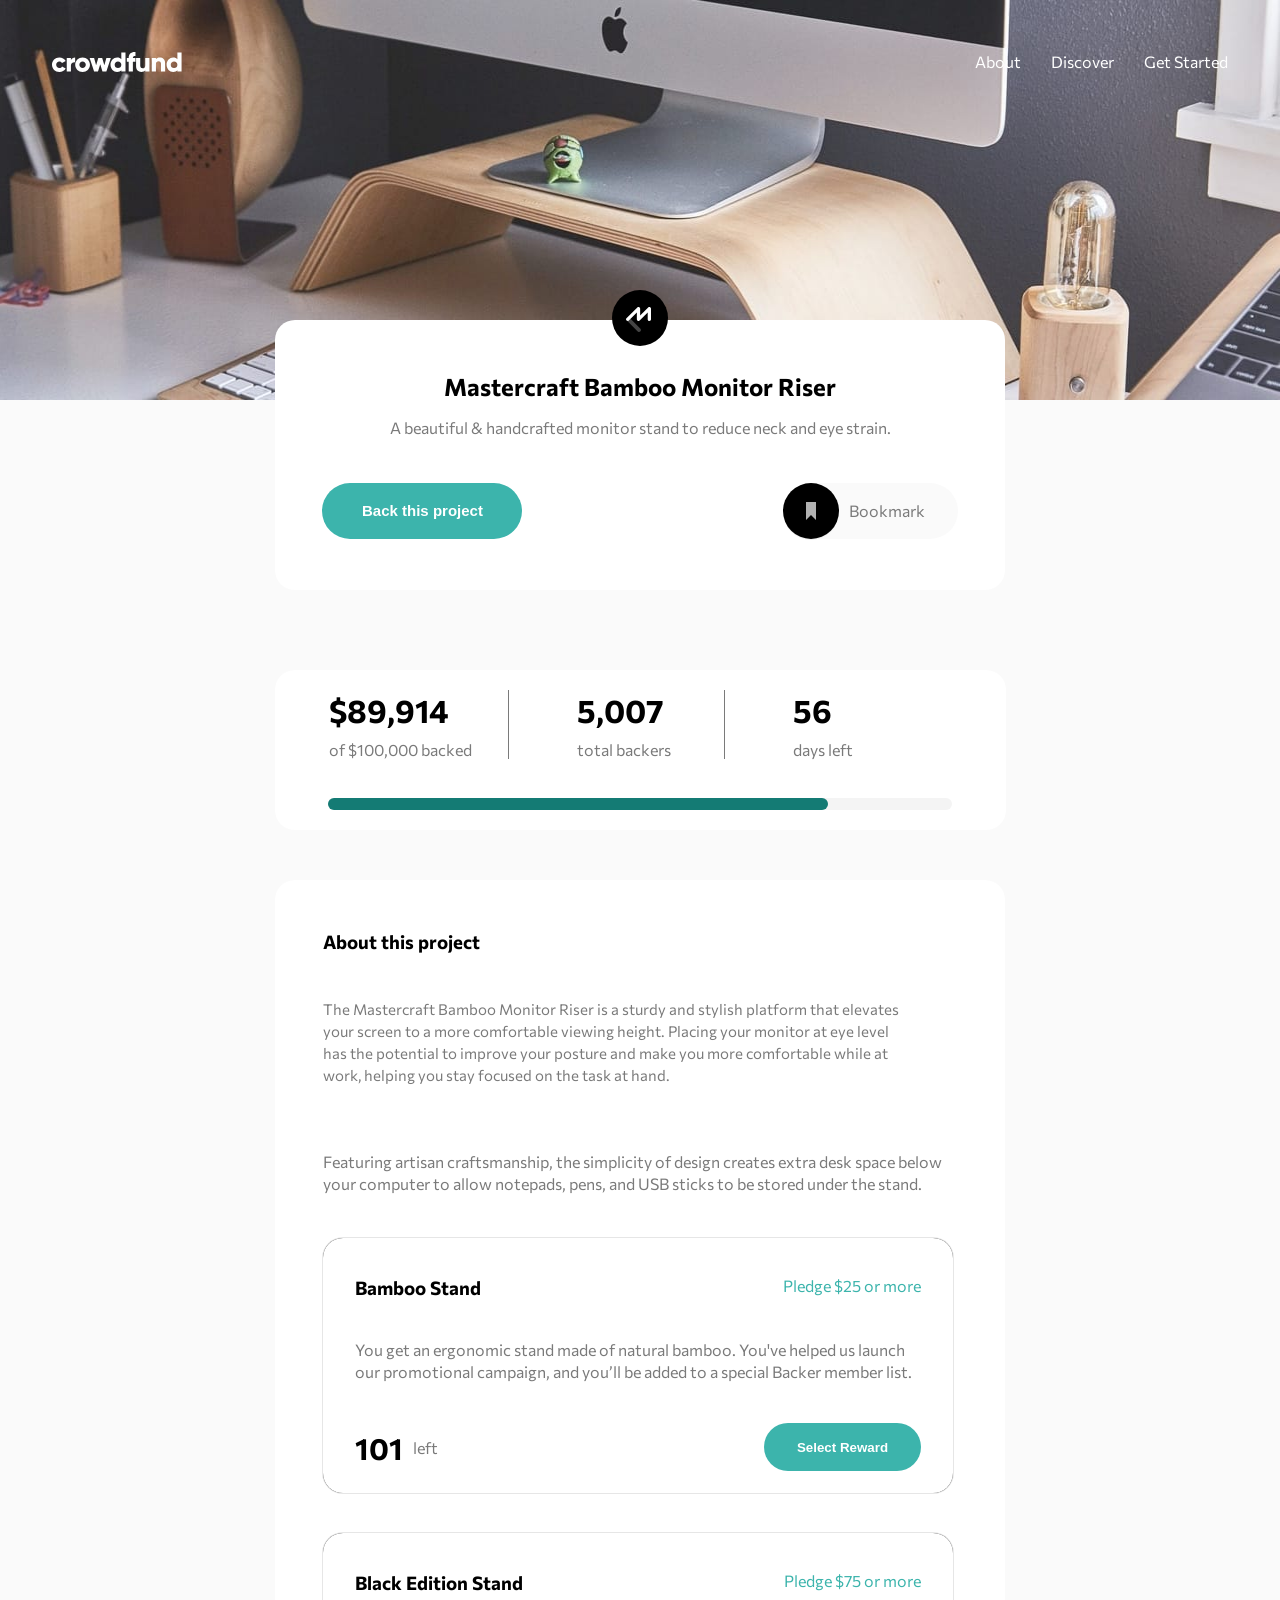
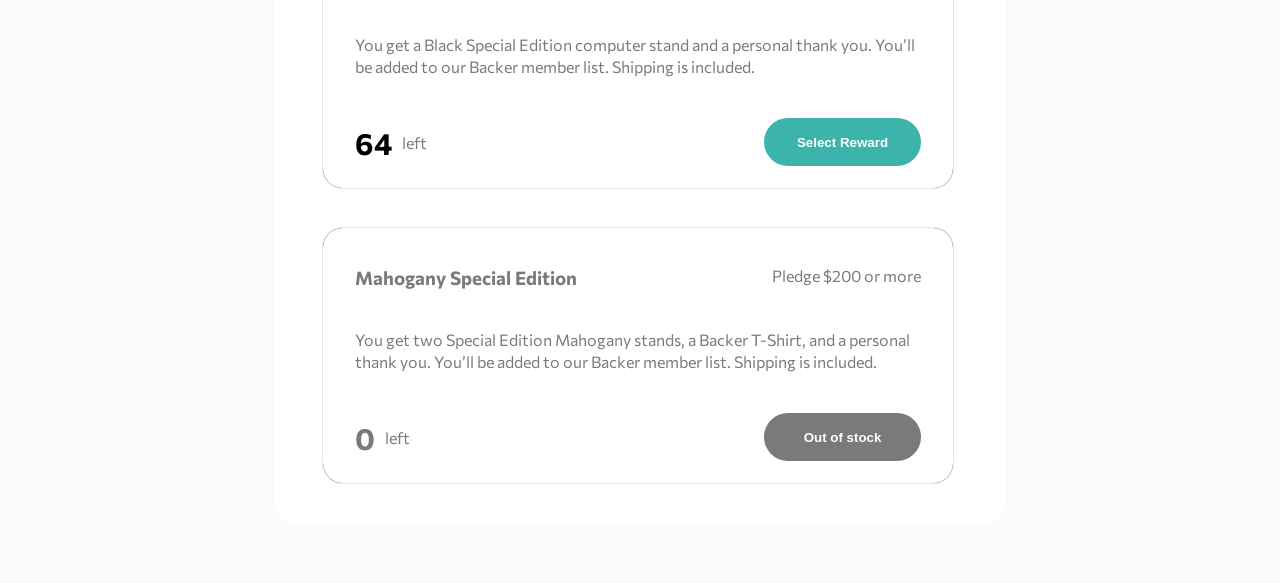
<file: index.html>
<!DOCTYPE html>
<html lang="es">
  <head>
    <meta charset="UTF-8" />
    <meta name="viewport" content="width=device-width, initial-scale=1.0" />
    <!-- displays site properly based on user's device -->

    <link
      rel="icon"
      type="image/png"
      sizes="32x32"
      href="./images/favicon-32x32.png"
    />
    <link rel="stylesheet" href="css/crow.css" />

    <title>Frontend Mentor | Crowdfunding product page</title>

    <!-- Feel free to remove these styles or customise in your own stylesheet 👍 -->
  </head>

  <body>
    <header>
      <img src="images/logo.svg" alt="" class="img-logo" />
      <nav>
        <ul>
          <li>About</li>
          <li>Discover</li>
          <li>Get Started</li>
        </ul>
      </nav>
      <div class="menu-button content-nav">
        <button id="menu-hamburger" onclick="openCLose()">
          <img id="img-menu" src="images/icon-hamburger.svg" alt="" />
        </button>
      </div>
    </header>
    <main class="container header">
      <section class="card-monitor">
        <img src="images/logo-mastercraft.svg " alt="" class="img-master" />
        <h1>Mastercraft Bamboo Monitor Riser</h1>
        <p>
          A beautiful & handcrafted monitor stand to reduce neck and eye strain.
        </p>
        <div class="content-btn-bookmark">
          <button
            class="button-proyect"
            id="button-proyect"
            onclick="prendidoApagado(true)"
          >
            Back this project
          </button>
          <div class="modal" id="modal">
            <div class="container-sales" id="container-sales">
              <article class="img-close-card">
                <h2>Back this project</h2>

                <button
                  class="close-card"
                  id="close-card"
                  onclick="prendidoApagado(false)"
                >
                  <img src="images/icon-close-modal.svg" alt="" />
                </button>
              </article>
              <p>
                Want to support us in bringing Mastercraft Bamboo Monitor Riser
                out in the world?
              </p>

              <article
                class="sponsorship-card border-cards"
                tabindex="0"
                for="subtitle-reward"
                id="articleReward"
                onclick="openCloseCard(this)"
              >
                <div>
                  <label for="subtitle-reward">
                    <input
                      type="radio"
                      id="subtitle-reward"
                      name="checket"
                      class="input-radio"
                    />
                    Pledge with no reward
                  </label>
                </div>
                <p>
                  Choose to support us without a reward if you simply believe in
                  our project. As a backer, you will be signed up to receive
                  product updates via email.
                </p>
                <article class="content-value" id="content-prices">
                  <p>Enter your pledge</p>
                  <div class="money-validation">
                    <input
                      type="number"
                      placeholder="$0"
                      class="value"
                      id="input-sponsor"
                      min="0"
                    />
                    <button
                      class="button-value"
                      disabled
                      id="btn-sponsor"
                      value="0"
                    >
                      Continue
                    </button>
                  </div>
                </article>
              </article>
              <article
                class="card-buy-monitor border-cards"
                tabindex="0"
                for="BambooStand"
                id="articleBamboo"
              >
                <div class="units-available">
                  <div>
                    <label for="BambooStand">
                      <input
                        type="radio"
                        id="BambooStand"
                        name="checket"
                        class="input-radio"
                      />
                      BambooStand</label
                    >
                    <p>Pledge $25 or more</p>
                  </div>
                  <div class="number-of-units">
                    <h4>101</h4>
                    <p>left</p>
                  </div>
                </div>
                <p class="text-card-buy-monitor">
                  You get an ergonomic stand made of natural bamboo. You've
                  helped us launch our promotional campaign, and you’ll be added
                  to a special Backer member list.
                </p>
                <article class="content-value" id="content-prices-bamboo">
                  <p>Enter your pledge</p>
                  <div class="money-validation">
                    <input
                      type="number"
                      placeholder="$0"
                      class="value"
                      id="inputBamboo"
                      value="25"
                      min="0"
                    />
                    <button class="button-value" disabled id="button-bamboo">
                      Continue
                    </button>
                  </div>
                </article>
              </article>
              <article
                class="card-buy-monitor border-cards"
                id="articleBlack"
                tabindex="0"
                for="Black-edition"
              >
                <div class="units-available">
                  <div>
                    <label for="Black-edition">
                      <input
                        type="radio"
                        value="Black-edition"
                        name="checket"
                        class="input-radio"
                        min="0"
                      />
                      Black Edition Stand</label
                    >
                    <p>Pledge $75 or more</p>
                  </div>
                  <div class="number-of-units">
                    <h4>64</h4>
                    <p>left</p>
                  </div>
                </div>
                <p class="text-card-buy-monitor">
                  You get a Black Special Edition computer stand and a personal
                  thank you. You’ll be added to our Backer member list. Shipping
                  is included.
                </p>
                <article class="content-value" id="content-amount-black">
                  <p>Enter your pledge</p>
                  <div class="money-validation">
                    <input
                      type="number"
                      placeholder="$0"
                      class="value"
                      value="75"
                      id="black-edition"
                      min="0"
                    />
                    <button class="button-value" disabled id="buttonBlack">
                      Continue
                    </button>
                  </div>
                </article>
              </article>
              <article class="card-buy-monitor">
                <div class="units-available">
                  <div>
                    <input type="radio" disabled />
                    <h3>Mahogany special Edition</h3>
                    <p>Pledge $200 or more</p>
                  </div>
                  <div class="number-of-units">
                    <h4>0</h4>
                    <p>left</p>
                  </div>
                </div>
                <p class="text-card-buy-monitor">
                  You get two Special Edition Mahogany stands, a Backer T-Shirt,
                  and a personal thank you. You’ll be added to our Backer member
                  list. Shipping is included.
                </p>
              </article>
            </div>
          </div>
          <div class="modal" id="warning">
            <div class="number-invalide">
              <h1>lo siento</h1>
              <p>coloca un numero valido</p>
              <svg
                xmlns="http://www.w3.org/2000/svg"
                height="48"
                viewBox="0 96 960 960"
                width="48"
              >
                <path
                  d="m40 936 440-760 440 760H40Zm104-60h672L480 296 144 876Zm340.175-57q12.825 0 21.325-8.675 8.5-8.676 8.5-21.5 0-12.825-8.675-21.325-8.676-8.5-21.5-8.5-12.825 0-21.325 8.675-8.5 8.676-8.5 21.5 0 12.825 8.675 21.325 8.676 8.5 21.5 8.5ZM454 708h60V484h-60v224Zm26-122Z"
                />
              </svg>

              <button id="btn-warning">Continue</button>
            </div>
          </div>
          <div class="modal" id="card-alert">
            <section class="card-alert prueba" id="card-alert">
              <img src="images/icon-check.svg" class="img-check" alt="" />
              <h2>Thanks for your support!</h2>
              <p>
                Your pledge brings us one step closer to sharing Mastercraft
                Bamboo Monitor Riser worldwide. You will get an email once our
                campaign is completed.
              </p>
              <button id="btn-got-it">Got it!</button>
            </section>
          </div>
          <div class="bookmark">
            <button
              class="btn-bookmark"
              id="btn-bookmark"
              onclick="addToFavorites()"
            >
              <svg width="56" height="56" xmlns="http://www.w3.org/2000/svg">
                <g fill="none" fill-rule="evenodd">
                  <circle fill="#000" cx="28" cy="28" r="28" />
                  <path fill="#B1B1B1" d="M23 19v18l5-5.058L33 37V19z" />
                </g>
              </svg>
            </button>
            <p id="p-bookmark">Bookmark</p>
          </div>
        </div>
      </section>
      <section class="content-tip">
        <div class="content-numbers">
          <article class="number backed">
            <h2>$89,914</h2>
            <p>of $100,000 backed</p>
          </article>
          <article class="number backers">
            <h2>5,007</h2>
            <p>total backers</p>
          </article>
          <article class="number days">
            <h2>56</h2>
            <p>days left</p>
          </article>
        </div>
        <div class="content-stick">
          <div class="stick"></div>
        </div>
      </section>
      <section class="content-cards">
        <article class="card-project">
          <h3>About this project</h3>
          <p class="text-card-buy-monitor">
            The Mastercraft Bamboo Monitor Riser is a sturdy and stylish
            platform that elevates your screen to a more comfortable viewing
            height. Placing your monitor at eye level has the potential to
            improve your posture and make you more comfortable while at work,
            helping you stay focused on the task at hand.
          </p>
          <p>
            Featuring artisan craftsmanship, the simplicity of design creates
            extra desk space below your computer to allow notepads, pens, and
            USB sticks to be stored under the stand.
          </p>
        </article>

        <article class="card">
          <div class="title-card">
            <h3>Bamboo Stand</h3>
            <p>Pledge $25 or more</p>
          </div>
          <p class="text-card">
            You get an ergonomic stand made of natural bamboo. You've helped us
            launch our promotional campaign, and you’ll be added to a special
            Backer member list.
          </p>
          <section class="content-btn-card">
            <div class="content-left">
              <h2>101</h2>
              <p>left</p>
            </div>
            <button class="btn-card" onclick="prendidoApagado(open)">
              Select Reward
            </button>
          </section>
        </article>
        <article class="card">
          <div class="title-card">
            <h3>Black Edition Stand</h3>
            <p>Pledge $75 or more</p>
          </div>
          <p class="text-card">
            You get a Black Special Edition computer stand and a personal thank
            you. You’ll be added to our Backer member list. Shipping is
            included.
          </p>
          <section class="content-btn-card">
            <div class="content-left">
              <h2>64</h2>
              <p>left</p>
            </div>
            <button class="btn-card" onclick="prendidoApagado(open)">
              Select Reward
            </button>
          </section>
        </article>
        <article class="card opacity">
          <div class="title-mohogany mohogany">
            <h3>Mahogany Special Edition</h3>
            <p class="p">Pledge $200 or more</p>
          </div>
          <p class="text-card">
            You get two Special Edition Mahogany stands, a Backer T-Shirt, and a
            personal thank you. You’ll be added to our Backer member list.
            Shipping is included.
          </p>
          <section class="content-btn-card">
            <div class="content-left number-mohogany">
              <h2>0</h2>
              <p>left</p>
            </div>
            <button class="btn-mohogany">Out of stock</button>
          </section>
        </article>
      </section>
    </main>

    <script src="js/index.js"></script>
  </body>
</html>
</file>
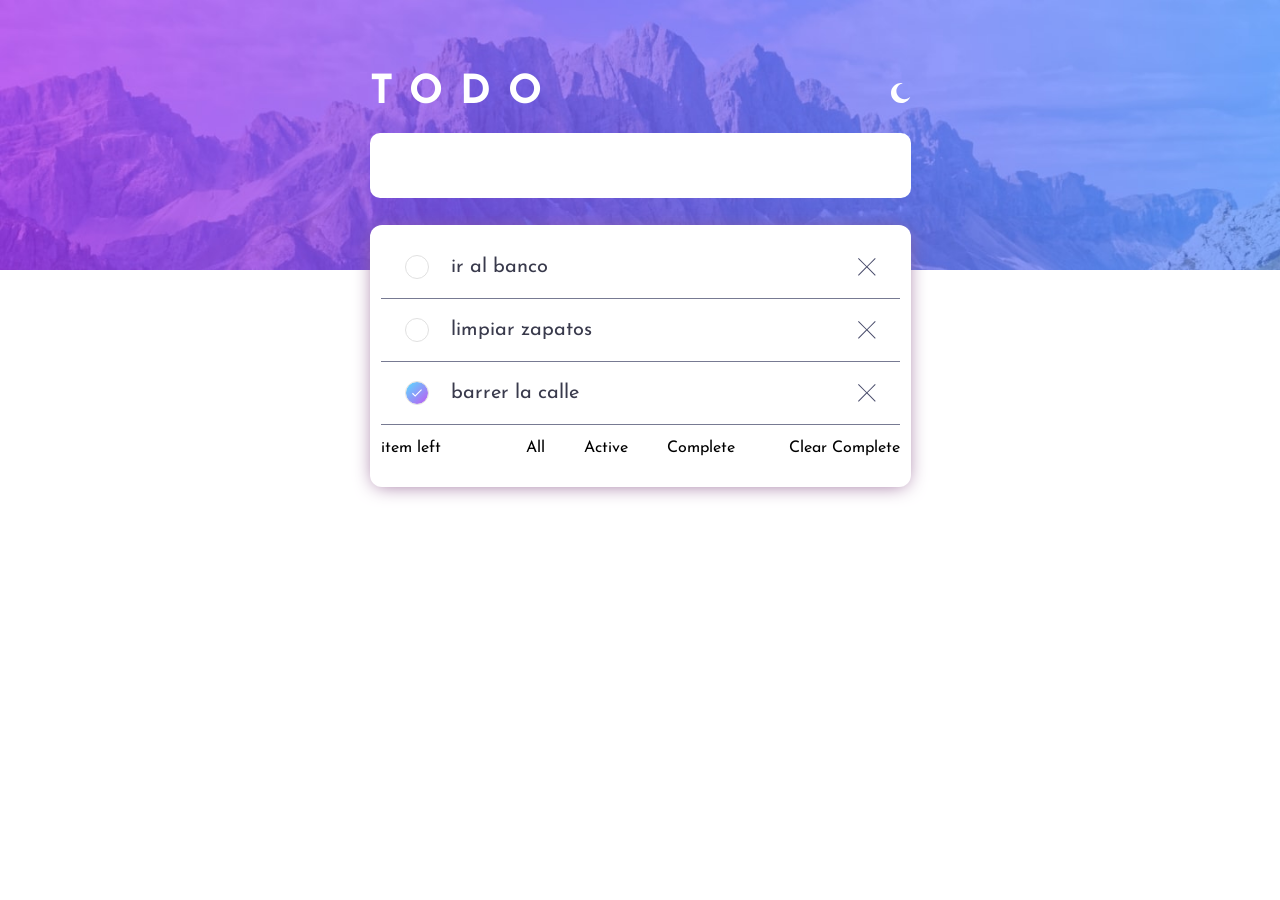
<file: TO-DO todo-app-main/index.html>
<!DOCTYPE html>
<html lang="en">
  <head>
    <meta charset="UTF-8" />
    <meta name="viewport" content="width=device-width, initial-scale=1.0" />
    <!-- displays site properly based on user's device -->

    <link
      rel="icon"
      type="image/png"
      sizes="32x32"
      href="./images/favicon-32x32.png"
    />
    <link rel="stylesheet" href="css/app.css" />

    <title>Frontend Mentor | Todo app</title>

    <!-- Feel free to remove these styles or customise in your own stylesheet 👍 -->
  </head>
  <body>
    <header>
      <section>
        <article>
          <h1>TODO</h1>
          <img class="moon" src="images/icon-moon.svg" alt="" />
        </article>
        <input type="text" id="text"  />
      </section>
    </header>

    <main class="container">
    </main>
  </body>
  <script type="module" src="js/app.js"></script>
</html>
</file>
<file: css/crow.css>
@import url("https://fonts.googleapis.com/css2?family=Commissioner:wght@100;200;400;500;600;700;800&display=swap");
@import url(header.css);
@import url(card-information.css);
@import url(card-bar.css);
@import url(pop-up-cards.css);
@import url(card-alert.css);
@import url(cards.css);
* {
  padding: 0;
  margin: 0;
  box-sizing: border-box;
}

:root {
  --Moderate-cyan: hsl(176, 50%, 47%);
  --Dark-cyan: hsl(176, 72%, 28%);
  --color-Dark-gray: hsl(0, 0%, 48%);
  --gray-white: hsl(0, 0%, 98%);
}

body {
  font-family: "Commissioner", sans-serif;
  width: 100%;
  height: 100%;
  background-color: #fafafa;
}
::-webkit-scrollbar {
  width: 0;
  height: 0;
  background-color: transparent;
}
.container {
  display: flex;
  align-items: center;
  justify-content: center;
  flex-direction: column;
}
.apagado {
  display: none;
}
.encendido {
  display: flex;
}
.prueba{

}
@media screen and (max-width: 750px) {
  header {
    background-image: url(../images/image-hero-mobile.jpg);
  }
  li {
    margin: 0;
    width: fit-content;
  }

  .card-monitor {
    width: 350px;
    height: 283px;
  }
  .bookmark {
    width: 57px;
  }
  .bookmark p {
    display: none;
  }
  .card-monitor {
    padding: 12px;
  }
  .img-master {
    top: -35px;
  }
  #menu-open {
    display: flex;
  }
  /* .card-monitor p {
    font-size: 15px;
    line-height: 20px;
    padding-bottom: 0;
  } */
  .text-card-buy-monitor{
padding-bottom: 45px;
  }
  .card-monitor h1 {
    text-align: center;
  }

  .button-proyect {
    width: 213px;
    height: 55px;
  }

  .content-tip {
    width: 350px;
    height: 411px;
  }
  .content-numbers {
    flex-direction: column;
    width: min-content;
    text-align: center;
    gap: 26px;
  }

  .number {
    border-right: none;
    border-bottom: solid 1px var(--color-Dark-gray);
  }
  .content-stick {
    width: 270px;
  }
  .stick {
    width: 217px;
  }

  .card-alert {
    width: 355px;
    top: -85px;
    left: 1px;
    padding-inline: 31px;
  }

  .card-project {
    height: 307px;
    gap: 20px;
    margin-bottom: 80px;
  }

  .card:last-child {
    margin-bottom: 50px;
  }
  .card-project p {
    font-size: 14px;
  }
  .backed {
    width: fit-content;
  }

  .card {
    height: 370px;
    border-radius: 12px;
    gap: 20px;
    padding: 23px 21px 23px 23px;
    font-size: 15px;
  }
  .title-card {
    flex-direction: column;
    gap: 7px;
  }

  .content-btn-card {
    flex-direction: column;
    gap: 20px;
  }
  .container-sales {
    width: 350px;
    padding: 20px;
    left: 0px;
  }

  .sponsorship-card {
    padding: 26px 31px 26px 32px;
  }

  .sponsorship-card p {
    padding: 0;
    text-align: left;
  }

  .units-available {
    position: relative;
  }

  .close-card {
    top: 0;
    right: 0;
  }

  .content-value {
    flex-direction: column;
    gap: 20px;
  }
  .money-validation {
    display: flex;
    width: 256px;
    justify-content: space-between;
  }
  .number-of-units {
    position: absolute;
    top: 180px;
  }
  .title-mohogany {
    flex-direction: column;
  }
  
  .content-nav {
    display: flex;
    height: fit-content;
  }
  
  header .menu-button button {
    background: transparent;
    outline: none;
    border: none;
    cursor: pointer;
  }
  
  header nav #menu-close {
    background: transparent;
    border: none;
    position: absolute;
    outline: none;
    right: 20px;
    z-index: 3;
    cursor: pointer;
  }
  header .menu-button {
    right: 70px;
  }
  header nav.open {
    position: absolute;
    right: 14%;
    top: 100px;
    bottom: 0;
    width: 395px;
    background-color: white;
    padding: 30px;
    z-index: 1;
    opacity: 1;
    height: 230px;
    border-radius: 15px;
  }
  header nav ul {
    position: absolute;
    transform: translateY(-50%);
    color: #000;
    flex-direction: column;
    font-weight: 500;
  }

  header nav {
    opacity: 0;
    z-index: -2;
    transition: all 0.3 ease-in-out;
  }
  .content-cards {
    width: 350px;
    padding: 43px 38px 0px 38px;
  }

  .card-project {
    height: 307px;
    gap: 20px;
  }

  .card-project p {
    font-size: 14px;
  }

}
</file>
<file: TO-DO todo-app-main/css/app.css>
@import url("https://fonts.googleapis.com/css2?family=Josefin+Sans:ital,wght@0,200;0,300;0,400;0,500;0,600;0,700;1,200;1,300;1,400;1,500;1,700&display=swap");
@import url(header.css);

* {
  margin: 0;
  padding: 0;
  box-sizing: border-box;
  font-family: "Josefin Sans", sans-serif;
}

body {
  width: 100vw;
  height: 100vh;
}

::-webkit-scrollbar {
  width: 0;
  height: 0;
  background-color: transparent;
}
:root {
  --Bright-Blue: hsl(220, 98%, 61%);
  /* --Check-Background: linear-gradient ( hsl(192, 100%, 67%) to hsl(280, 87%, 65%)) */
  --Very-Light-Gray: hsl(0, 0%, 98%);
  --Very-Light-Grayish-Blue: hsl(236, 33%, 92%);
  --Light-Grayish-Blue: hsl(233, 11%, 84%);
  --Dark-Grayish-Blue: hsl(236, 9%, 61%);
  --Very-Dark-Grayish-Blue: hsl(235, 19%, 35%);

  /* dark theme */
  --Very-Dark-Blue: hsl(235, 21%, 11%);
  --Very-Dark-Desaturated-Blue: hsl(235, 24%, 19%);
  --Light-Grayish-Blue: hsl(234, 39%, 85%);
  --Light-Grayish-Blue-hover: hsl(236, 33%, 92%);
  --Dark-Grayish-Blue: hsl(234, 11%, 52%);
  --Very-Dark-Grayish-Blue: hsl(233, 14%, 35%);
  --Ver-Dark-Grayish-Blue: hsl(237, 14%, 26%);
}

.container {
  display: flex;
  justify-content: center;
  flex-direction: column;
  align-items: center;
  height: fit-content;
}
.homeworks {
  height: 63px;

  border-bottom: solid 1px var(--Dark-Grayish-Blue);
  align-items: center;
  display: flex;
  justify-content: space-between;
  gap: 30px;
  padding: 24px;
}
.homeworks div {
  display: flex;
  align-items: center;
  gap: 22px;
}

.circular-checkbox {
  appearance: none; /* Desactiva la apariencia por defecto del checkbox */
  -webkit-appearance: none; /* Para navegadores basados en WebKit, como Safari */
  -moz-appearance: none; /* Para navegadores basados en Gecko, como Firefox */
  width: 24px; /* Ajusta el ancho del checkbox */
  height: 24px; /* Ajusta la altura del checkbox */
  border-radius: 50%; /* Establece el radio del borde para hacerlo circular */
  border: 1px solid #e1e1e1; /* Establece un borde al checkbox */
}

.circular-checkbox:checked {
  background-image: url(../images/Succes.svg);
  background-size: cover;
}
.circular-checkbox:hover {
  cursor: pointer;
}

span {
  font-size: 20px;
  color: var(--Ver-Dark-Grayish-Blue);
}

.content {
  width: 541px;
  padding: 11px;
  height: fit-content;
  position: relative;
  bottom: 45px;
  border-radius: 12px;
  background-color: #fff;
  box-shadow: 0px 2px 19px -4px rgba(148, 100, 148, 1);
}

.content-stick {
  height: 51px;
  display: flex;
  justify-content: space-between;
  padding-top: 15px;
}

.content-stick article {
  display: flex;
  justify-content: space-between;
  width: 100%;
}
.content-stick article p {
  padding-right: 46px;
}

.content-stick article button:last-child{
  padding-left: 15px;
}

.content-stick button {
  border: none;
  background-color: transparent;
  height: fit-content;
  width: fit-content;
  font-size: 16px;
}

.content-stick button {
  cursor: pointer;
}
</file>
